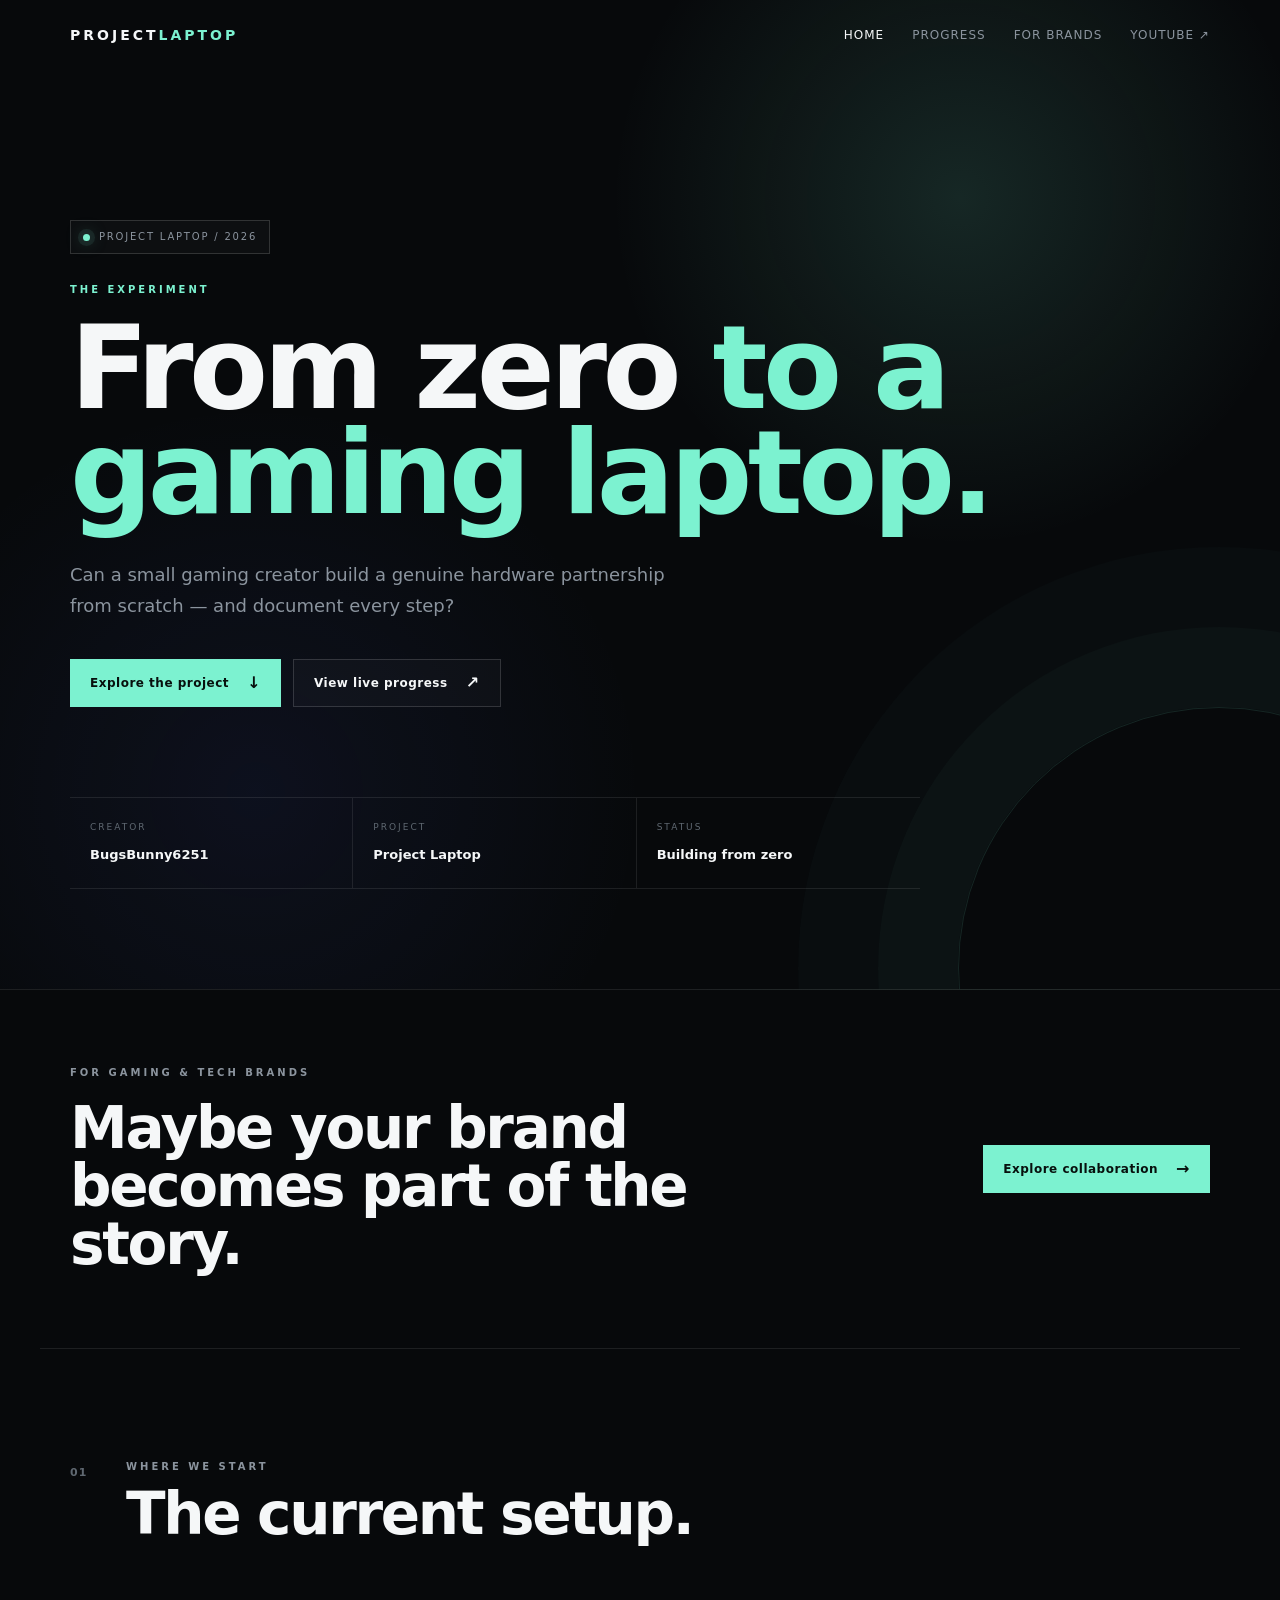
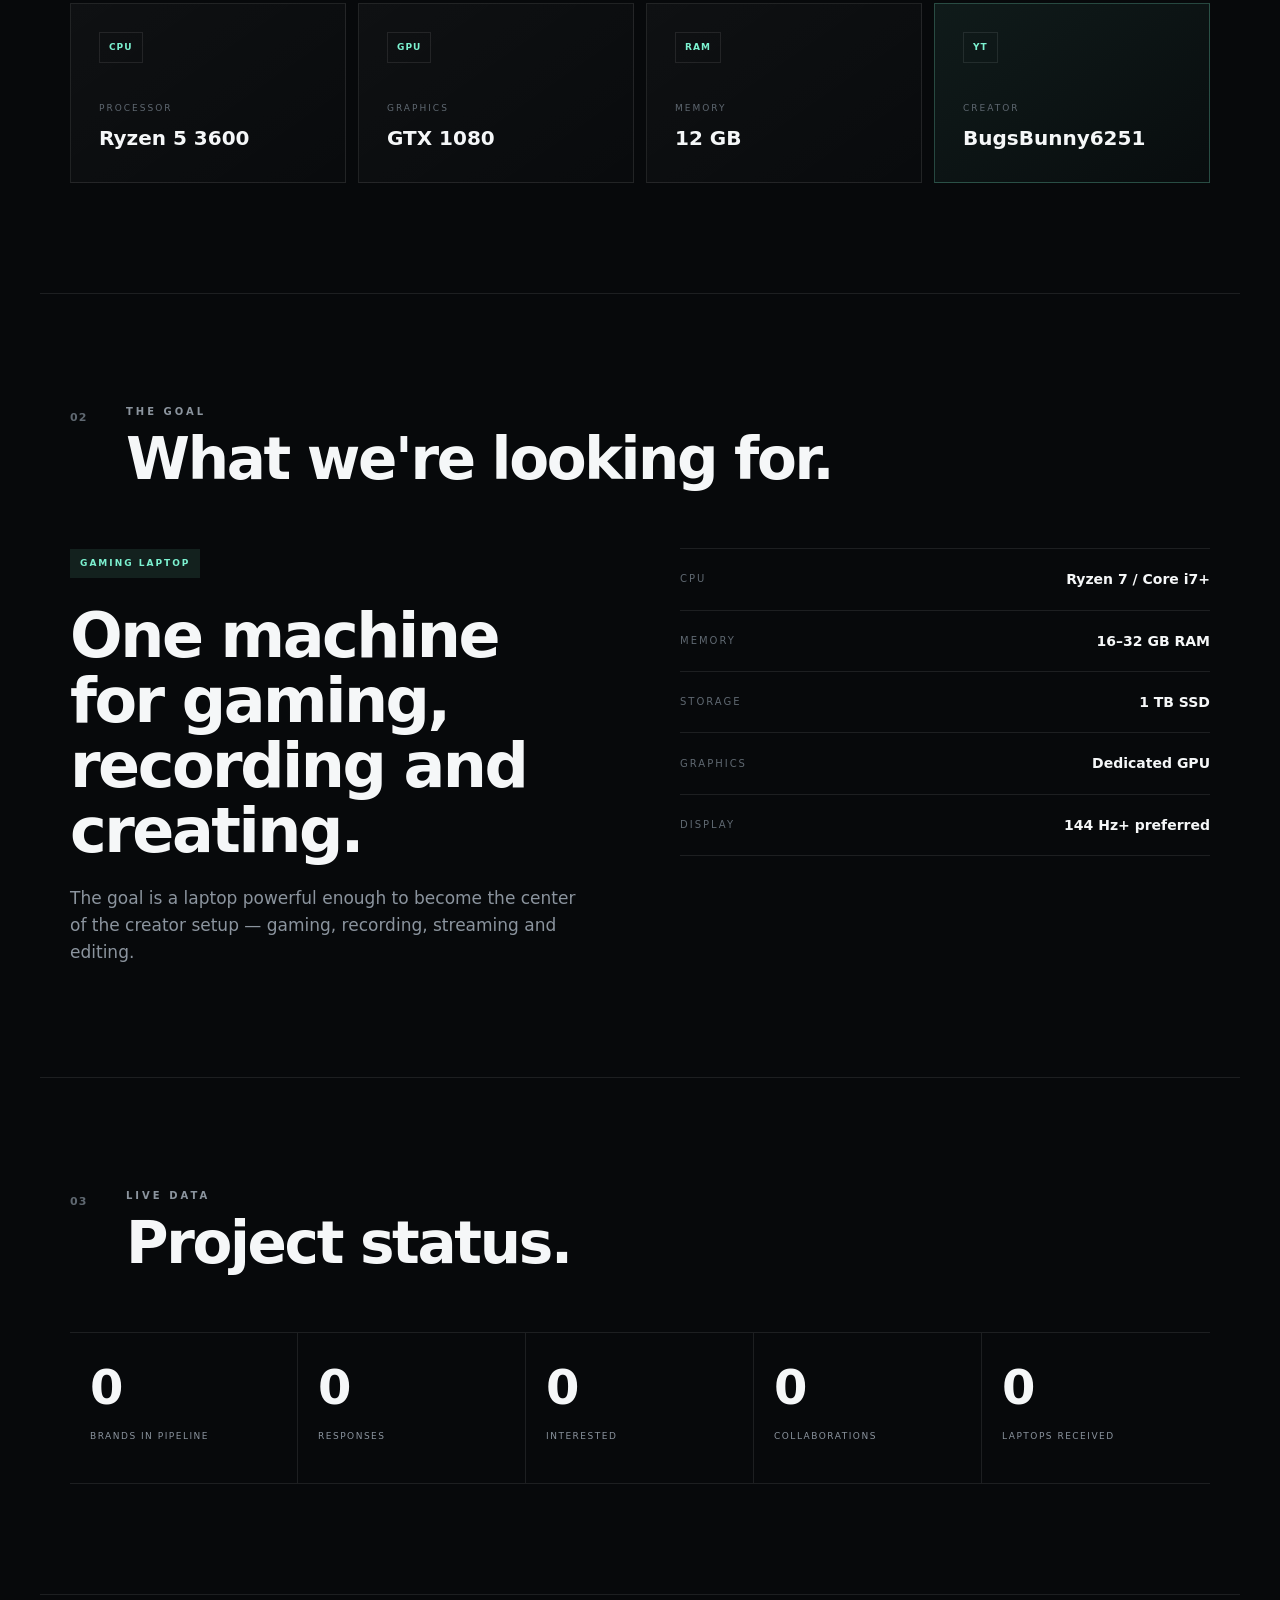
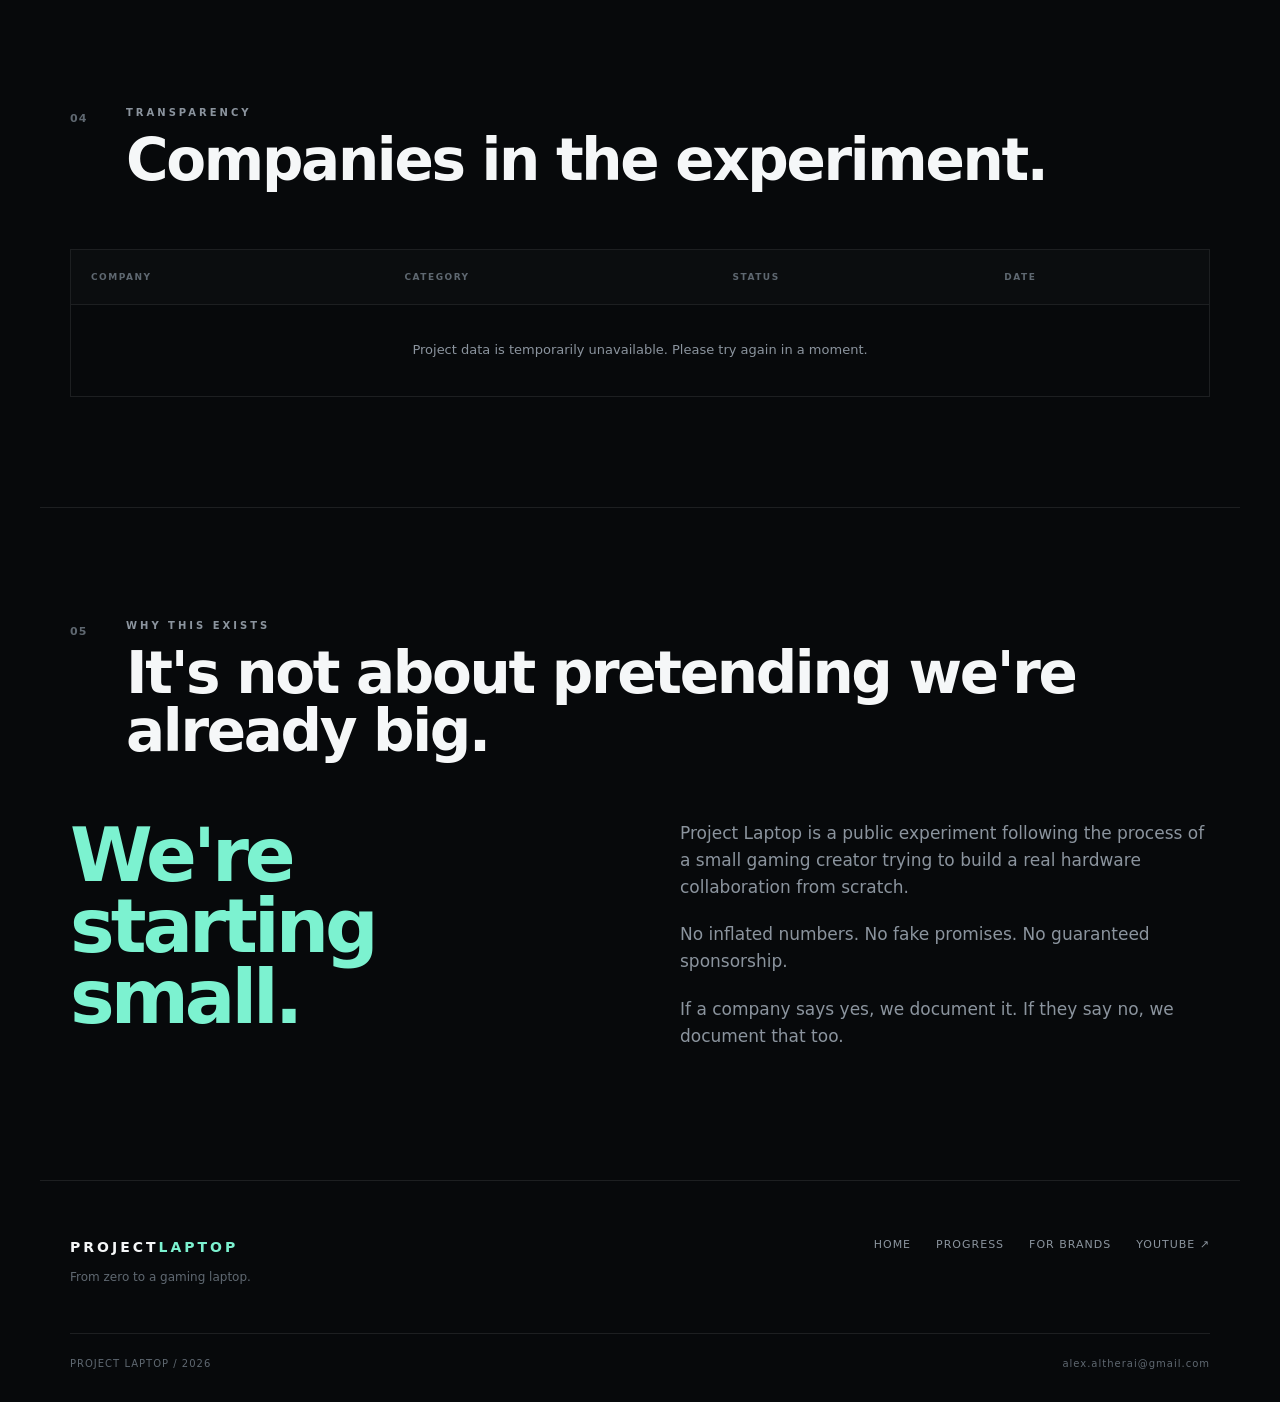
<file: index.html>
<!DOCTYPE html>
<html lang="en">

<head>

    <meta charset="UTF-8">

    <meta
        name="viewport"
        content="width=device-width, initial-scale=1.0"
    >

    <title>Project Laptop — From Zero to a Gaming Laptop</title>

    <meta
        name="description"
        content="Project Laptop is a public experiment documenting a small gaming creator's journey toward a genuine hardware collaboration."
    >

    <link rel="stylesheet" href="style.css">

</head>


<body>

    <!-- NAVIGATION -->

    <header class="hero">

        <nav class="navbar">

            <a href="index.html" class="logo">
                PROJECT<span>LAPTOP</span>
            </a>

            <div class="nav-links">

                <a href="index.html" class="active">
                    Home
                </a>

                <a href="progress.html">
                    Progress
                </a>

                <a href="brands.html">
                    For Brands
                </a>

                <a
                    href="https://www.youtube.com/@bugsbunny6251"
                    target="_blank"
                    rel="noopener noreferrer"
                >
                    YouTube ↗
                </a>

            </div>

        </nav>


        <!-- HERO -->

        <div class="hero-content">

            <div class="hero-badge">
                <span class="pulse"></span>
                PROJECT LAPTOP / 2026
            </div>

            <p class="eyebrow">
                THE EXPERIMENT
            </p>

            <h1>
                From zero
                <span>to a gaming laptop.</span>
            </h1>

            <p class="hero-text">
                Can a small gaming creator build a genuine hardware
                partnership from scratch — and document every step?
            </p>

            <div class="hero-actions">

                <a
                    class="button button-primary"
                    href="#project"
                >
                    Explore the project
                    <span>↓</span>
                </a>

                <a
                    class="button button-secondary"
                    href="progress.html"
                >
                    View live progress
                    <span>↗</span>
                </a>

            </div>

            <div class="hero-meta">

                <div>
                    <span>CREATOR</span>
                    <strong>BugsBunny6251</strong>
                </div>

                <div>
                    <span>PROJECT</span>
                    <strong>Project Laptop</strong>
                </div>

                <div>
                    <span>STATUS</span>
                    <strong>Building from zero</strong>
                </div>

            </div>

        </div>

    </header>


    <!-- BRAND CTA -->

    <section class="brand-banner">

        <div>

            <p class="eyebrow">
                FOR GAMING & TECH BRANDS
            </p>

            <h2>
                Maybe your brand
                becomes part of the story.
            </h2>

        </div>

        <a
            class="button button-primary"
            href="brands.html"
        >
            Explore collaboration
            <span>→</span>
        </a>

    </section>


    <main id="project">


        <!-- CURRENT SETUP -->

        <section class="section">

            <div class="section-title">

                <div class="section-number">
                    01
                </div>

                <div>

                    <p class="eyebrow">
                        WHERE WE START
                    </p>

                    <h2>
                        The current setup.
                    </h2>

                </div>

            </div>


            <div class="setup-grid">

                <div class="setup-card">

                    <span class="setup-icon">
                        CPU
                    </span>

                    <small>
                        PROCESSOR
                    </small>

                    <strong>
                        Ryzen 5 3600
                    </strong>

                </div>


                <div class="setup-card">

                    <span class="setup-icon">
                        GPU
                    </span>

                    <small>
                        GRAPHICS
                    </small>

                    <strong>
                        GTX 1080
                    </strong>

                </div>


                <div class="setup-card">

                    <span class="setup-icon">
                        RAM
                    </span>

                    <small>
                        MEMORY
                    </small>

                    <strong>
                        12 GB
                    </strong>

                </div>


                <div class="setup-card highlight-card">

                    <span class="setup-icon">
                        YT
                    </span>

                    <small>
                        CREATOR
                    </small>

                    <strong>
                        BugsBunny6251
                    </strong>

                </div>

            </div>

        </section>


        <!-- TARGET -->

        <section class="section target-section">

            <div class="section-title">

                <div class="section-number">
                    02
                </div>

                <div>

                    <p class="eyebrow">
                        THE GOAL
                    </p>

                    <h2>
                        What we're looking for.
                    </h2>

                </div>

            </div>


            <div class="target-layout">

                <div class="target-intro">

                    <div class="target-tag">
                        GAMING LAPTOP
                    </div>

                    <h3>
                        One machine for gaming,
                        recording and creating.
                    </h3>

                    <p>
                        The goal is a laptop powerful enough to become
                        the center of the creator setup — gaming,
                        recording, streaming and editing.
                    </p>

                </div>


                <div class="spec-list">

                    <div class="spec-row">

                        <span>
                            CPU
                        </span>

                        <strong>
                            Ryzen 7 / Core i7+
                        </strong>

                    </div>


                    <div class="spec-row">

                        <span>
                            MEMORY
                        </span>

                        <strong>
                            16–32 GB RAM
                        </strong>

                    </div>


                    <div class="spec-row">

                        <span>
                            STORAGE
                        </span>

                        <strong>
                            1 TB SSD
                        </strong>

                    </div>


                    <div class="spec-row">

                        <span>
                            GRAPHICS
                        </span>

                        <strong>
                            Dedicated GPU
                        </strong>

                    </div>


                    <div class="spec-row">

                        <span>
                            DISPLAY
                        </span>

                        <strong>
                            144 Hz+ preferred
                        </strong>

                    </div>

                </div>

            </div>

        </section>


        <!-- LIVE STATUS -->

        <section class="section">

            <div class="section-title">

                <div class="section-number">
                    03
                </div>

                <div>

                    <p class="eyebrow">
                        LIVE DATA
                    </p>

                    <h2>
                        Project status.
                    </h2>

                </div>

            </div>


            <div class="stats">

                <div class="stat">

                    <strong id="brands">
                        0
                    </strong>

                    <span>
                        Brands in pipeline
                    </span>

                </div>


                <div class="stat">

                    <strong id="responses">
                        0
                    </strong>

                    <span>
                        Responses
                    </span>

                </div>


                <div class="stat">

                    <strong id="interested">
                        0
                    </strong>

                    <span>
                        Interested
                    </span>

                </div>


                <div class="stat">

                    <strong id="collaborations">
                        0
                    </strong>

                    <span>
                        Collaborations
                    </span>

                </div>


                <div class="stat">

                    <strong id="laptops">
                        0
                    </strong>

                    <span>
                        Laptops received
                    </span>

                </div>

            </div>

        </section>


        <!-- COMPANIES -->

        <section class="section">

            <div class="section-title">

                <div class="section-number">
                    04
                </div>

                <div>

                    <p class="eyebrow">
                        TRANSPARENCY
                    </p>

                    <h2>
                        Companies in the experiment.
                    </h2>

                </div>

            </div>


            <div class="table-wrapper">

                <table>

                    <thead>

                        <tr>

                            <th>
                                Company
                            </th>

                            <th>
                                Category
                            </th>

                            <th>
                                Status
                            </th>

                            <th>
                                Date
                            </th>

                        </tr>

                    </thead>


                    <tbody id="companies">

                        <tr>

                            <td colspan="4" class="loading">
                                Loading project data...
                            </td>

                        </tr>

                    </tbody>

                </table>

            </div>

        </section>


        <!-- STORY -->

        <section class="section story-section">

            <div class="section-title">

                <div class="section-number">
                    05
                </div>

                <div>

                    <p class="eyebrow">
                        WHY THIS EXISTS
                    </p>

                    <h2>
                        It's not about pretending
                        we're already big.
                    </h2>

                </div>

            </div>


            <div class="story-grid">

                <div>

                    <p class="story-large">
                        We're starting small.
                    </p>

                </div>


                <div class="story-copy">

                    <p>
                        Project Laptop is a public experiment following
                        the process of a small gaming creator trying to
                        build a real hardware collaboration from scratch.
                    </p>

                    <p>
                        No inflated numbers. No fake promises.
                        No guaranteed sponsorship.
                    </p>

                    <p>
                        If a company says yes, we document it.
                        If they say no, we document that too.
                    </p>

                </div>

            </div>

        </section>


    </main>


    <!-- FOOTER -->

    <footer>

        <div class="footer-main">

            <div>

                <div class="logo">
                    PROJECT<span>LAPTOP</span>
                </div>

                <p>
                    From zero to a gaming laptop.
                </p>

            </div>


            <div class="footer-links">

                <a href="index.html">
                    Home
                </a>

                <a href="progress.html">
                    Progress
                </a>

                <a href="brands.html">
                    For Brands
                </a>

                <a
                    href="https://www.youtube.com/@bugsbunny6251"
                    target="_blank"
                    rel="noopener noreferrer"
                >
                    YouTube ↗
                </a>

            </div>

        </div>


        <div class="footer-bottom">

            <span>
                PROJECT LAPTOP / 2026
            </span>

            <a href="mailto:alex.altherai@gmail.com">
                alex.altherai@gmail.com
            </a>

        </div>

    </footer>


        <script src="script.js?v=202608122154"></script>
    


</html>
</file>
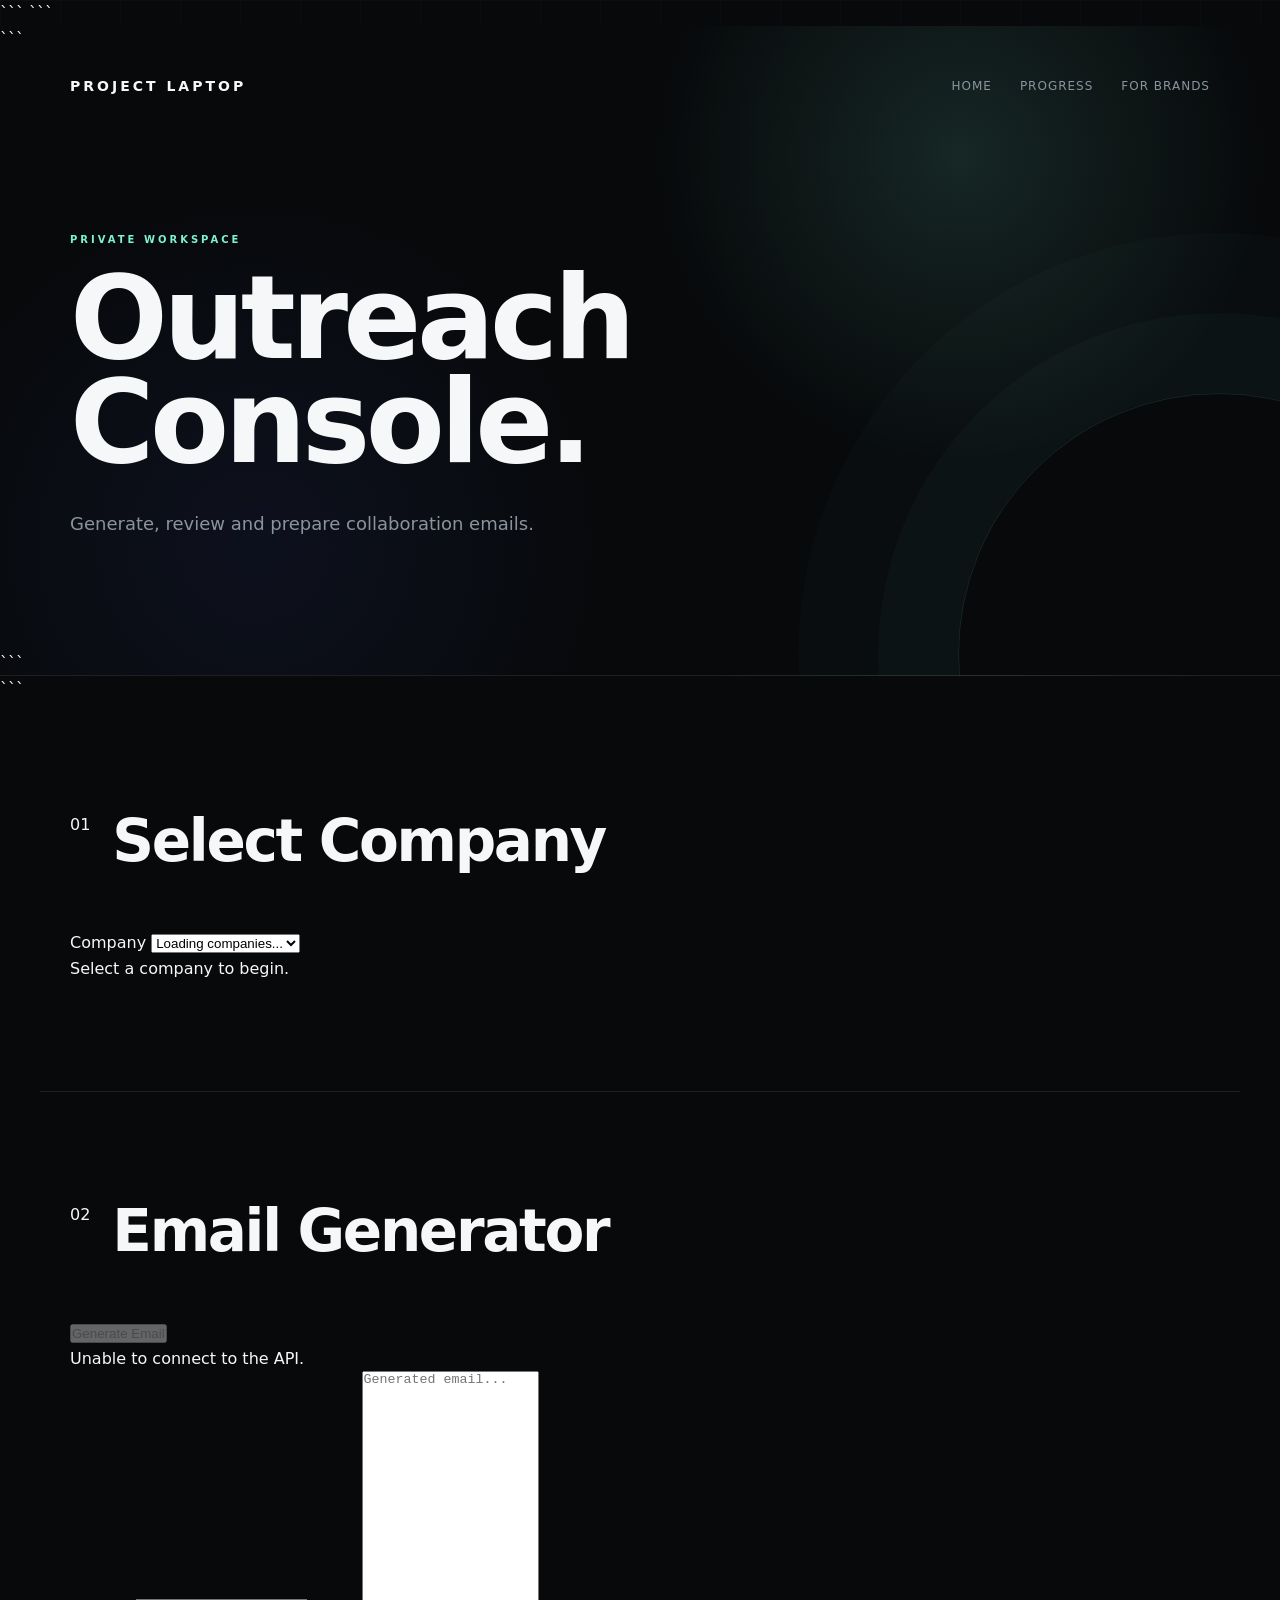
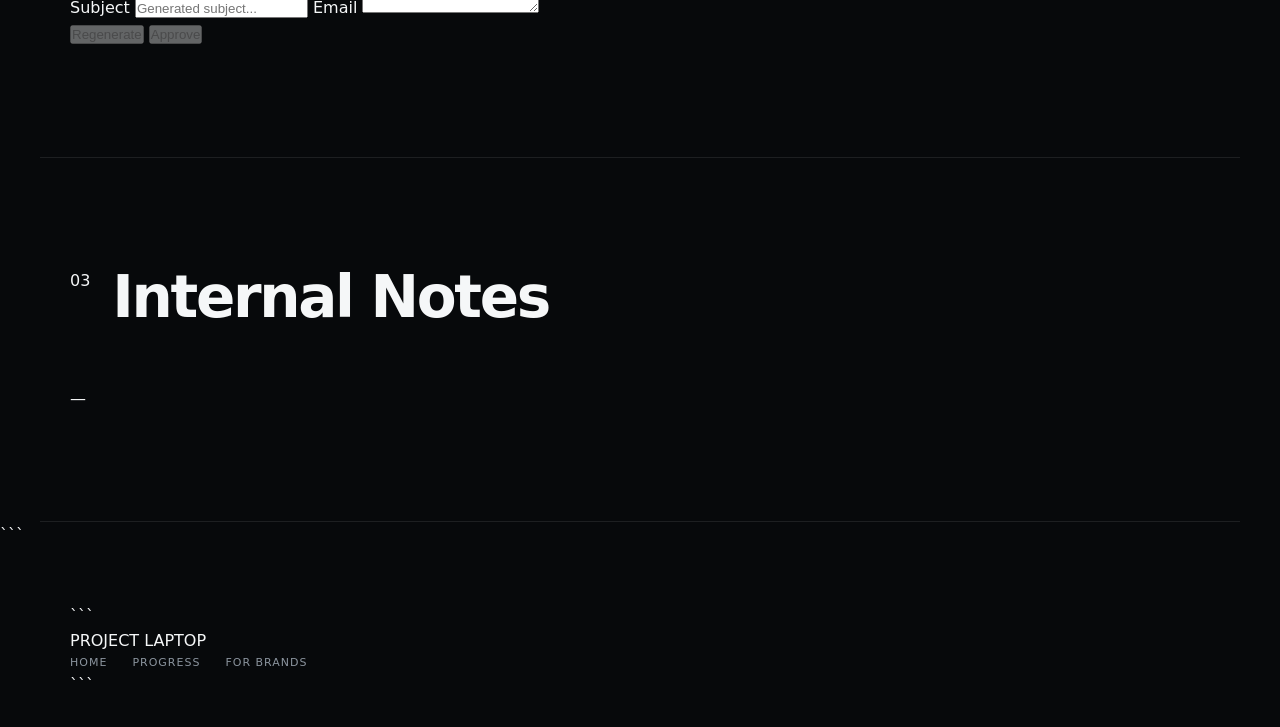
<file: admin.html>
<!DOCTYPE html>

<html lang="en">

<head>

```
<meta charset="UTF-8">

<meta
    name="viewport"
    content="width=device-width, initial-scale=1.0"
>

<title>Admin — Project Laptop</title>

<meta
    name="robots"
    content="noindex, nofollow"
>

<link rel="stylesheet" href="./style.css">
```

</head>

<body>

<header class="page-header">

```
<nav class="navbar">

    <a href="./index.html" class="logo">
        PROJECT LAPTOP
    </a>

    <div class="nav-links">

        <a href="./index.html">
            Home
        </a>

        <a href="./progress.html">
            Progress
        </a>

        <a href="./brands.html">
            For Brands
        </a>

    </div>

</nav>


<div class="page-hero">

    <p class="eyebrow">
        PRIVATE WORKSPACE
    </p>

    <h1>
        Outreach<br>
        Console.
    </h1>

    <p class="hero-text">
        Generate, review and prepare collaboration emails.
    </p>

</div>
```

</header>

<main>

```
<!-- COMPANY SELECTOR -->

<section class="section">

    <div class="section-title">

        <span>01</span>

        <h2>
            Select Company
        </h2>

    </div>


    <div class="admin-panel">

        <label for="companySelect">
            Company
        </label>


        <select id="companySelect">

            <option value="">
                Loading companies...
            </option>

        </select>


        <div
            id="companyInfo"
            class="company-info"
        >

            Select a company to begin.

        </div>

    </div>

</section>



<!-- EMAIL GENERATOR -->

<section class="section">

    <div class="section-title">

        <span>02</span>

        <h2>
            Email Generator
        </h2>

    </div>


    <div class="admin-panel">


        <button
            id="generateButton"
            type="button"
            disabled
        >
            Generate Email
        </button>


        <div
            id="generatorStatus"
            class="generator-status"
        >
        </div>


        <label for="subject">
            Subject
        </label>


        <input
            id="subject"
            type="text"
            placeholder="Generated subject..."
        >


        <label for="emailBody">
            Email
        </label>


        <textarea
            id="emailBody"
            rows="16"
            placeholder="Generated email..."
        ></textarea>


        <div class="admin-actions">

            <button
                id="regenerateButton"
                type="button"
                disabled
            >
                Regenerate
            </button>


            <button
                id="approveButton"
                type="button"
                disabled
            >
                Approve
            </button>

        </div>


    </div>

</section>



<!-- NOTES -->

<section class="section">

    <div class="section-title">

        <span>03</span>

        <h2>
            Internal Notes
        </h2>

    </div>


    <div class="admin-panel">

        <div id="notes">
            —
        </div>

    </div>

</section>
```

</main>

<footer>

```
<p>
    PROJECT LAPTOP
</p>


<div class="footer-links">

    <a href="./index.html">
        Home
    </a>

    <a href="./progress.html">
        Progress
    </a>

    <a href="./brands.html">
        For Brands
    </a>

</div>
```

</footer>

<script>


const API_URL =
    "https://script.google.com/macros/s/AKfycbw3gZNMMj9qeFEXac0_-r8hmn9Te3vsaESGtIxWgH_4dNoDGAL5wCtHAOjmdlBeBOXR/exec";


let companies = [];

let selectedCompany = null;



/*
 * ============================
 * LOAD COMPANIES
 * ============================
 */


function loadCompanies() {

    const callbackName =
        "adminCallback_" +
        Date.now();


    window[callbackName] =
        function(data) {


            try {

                if (!Array.isArray(data)) {

                    throw new Error(
                        "Invalid API response."
                    );

                }


                companies = data;


                populateCompanies();


            } catch (error) {

                console.error(error);

                showGeneratorStatus(
                    "Unable to load companies.",
                    true
                );

            }


            delete window[callbackName];

            if (script.parentNode) {

                script.parentNode.removeChild(
                    script
                );

            }

        };


    const script =
        document.createElement("script");


    script.src =
        API_URL +
        "?callback=" +
        callbackName +
        "&t=" +
        Date.now();


    script.onerror =
        function() {

            showGeneratorStatus(
                "Unable to connect to the API.",
                true
            );

        };


    document.body.appendChild(script);

}



/*
 * ============================
 * POPULATE SELECT
 * ============================
 */


function populateCompanies() {

    const select =
        document.getElementById(
            "companySelect"
        );


    select.innerHTML = "";


    if (companies.length === 0) {

        select.innerHTML = `

            <option value="">
                No companies found
            </option>

        `;

        return;

    }


    const firstOption =
        document.createElement("option");


    firstOption.value = "";

    firstOption.textContent =
        "Choose a company...";


    select.appendChild(
        firstOption
    );


    companies.forEach(
        (company, index) => {

            const option =
                document.createElement("option");


            option.value = index;


            option.textContent =
                company.company +
                " — " +
                company.category;


            select.appendChild(
                option
            );

        }
    );

}



/*
 * ============================
 * COMPANY SELECTION
 * ============================
 */


document
    .getElementById("companySelect")
    .addEventListener(
        "change",
        function() {


            const index =
                this.value;


            if (index === "") {

                selectedCompany = null;

                resetGenerator();

                return;

            }


            selectedCompany =
                companies[
                    Number(index)
                ];


            showCompanyInfo();


            document
                .getElementById(
                    "generateButton"
                )
                .disabled = false;


            document
                .getElementById(
                    "regenerateButton"
                )
                .disabled = true;


            document
                .getElementById(
                    "approveButton"
                )
                .disabled = true;

        }
    );



/*
 * ============================
 * SHOW COMPANY INFO
 * ============================
 */


function showCompanyInfo() {

    const info =
        document.getElementById(
            "companyInfo"
        );


    info.innerHTML = `

        <strong>
            ${escapeHTML(
                selectedCompany.company || "—"
            )}
        </strong>

        <br>

        Category:
        ${escapeHTML(
            selectedCompany.category || "—"
        )}

        <br>

        Country:
        ${escapeHTML(
            selectedCompany.country || "—"
        )}

        <br>

        Priority:
        ${escapeHTML(
            selectedCompany.priority || "—"
        )}

        <br>

        Status:
        ${escapeHTML(
            selectedCompany.status || "—"
        )}

        <br>

        Contact:
        ${escapeHTML(
            selectedCompany.contact || "—"
        )}

        <br>

        Email:
        ${escapeHTML(
            selectedCompany.email || "—"
        )}

    `;


    document.getElementById(
        "notes"
    ).textContent =
        selectedCompany.notes || "—";

}



/*
 * ============================
 * GENERATE EMAIL
 * ============================
 */


function generateEmail() {

    if (!selectedCompany) {

        return;

    }


    const company =
        selectedCompany.company || "the team";


    const category =
        selectedCompany.category ||
        "gaming";


    const country =
        selectedCompany.country ||
        "Global";


    const website =
        selectedCompany.website ||
        "";


    const subject =
        `Collaboration Request — Project Laptop × ${company}`;


    const body =

`Hello ${company} team,

My name is Alex, and I am currently documenting a small independent gaming project called Project Laptop.

The goal is simple: I am exploring whether a small gaming creator can build a genuine collaboration with a hardware brand while publicly documenting the entire process.

My current setup is focused on gaming and content creation, and I am looking to eventually upgrade to a laptop capable of handling modern gaming, recording/streaming and video production.

I would love to explore whether ${company} would be interested in being part of this experiment.

There is no expectation of a guaranteed collaboration. I would simply appreciate the opportunity to discuss whether there is a suitable way for us to work together.

Project website:
https://altherai.github.io/project-laptop/

YouTube:
https://www.youtube.com/@bugsbunny6251

Thank you for your time and consideration.

Best regards,
Alex
Project Laptop
alex.altherai@gmail.com`;


    document.getElementById(
        "subject"
    ).value = subject;


    document.getElementById(
        "emailBody"
    ).value = body;


    document.getElementById(
        "regenerateButton"
    ).disabled = false;


    document.getElementById(
        "approveButton"
    ).disabled = false;


    showGeneratorStatus(
        "Email generated. Review it before approving.",
        false
    );

}



/*
 * ============================
 * BUTTONS
 * ============================
 */


document
    .getElementById(
        "generateButton"
    )
    .addEventListener(
        "click",
        generateEmail
    );


document
    .getElementById(
        "regenerateButton"
    )
    .addEventListener(
        "click",
        generateEmail
    );


document
    .getElementById(
        "approveButton"
    )
    .addEventListener(
        "click",
        function() {

            showGeneratorStatus(
                "Approval system will be connected to Apps Script next.",
                false
            );

        }
    );



/*
 * ============================
 * RESET
 * ============================
 */


function resetGenerator() {

    document.getElementById(
        "companyInfo"
    ).textContent =
        "Select a company to begin.";


    document.getElementById(
        "subject"
    ).value = "";


    document.getElementById(
        "emailBody"
    ).value = "";


    document.getElementById(
        "notes"
    ).textContent = "—";


    document.getElementById(
        "generateButton"
    ).disabled = true;


    document.getElementById(
        "regenerateButton"
    ).disabled = true;


    document.getElementById(
        "approveButton"
    ).disabled = true;


    showGeneratorStatus(
        "",
        false
    );

}



/*
 * ============================
 * STATUS
 * ============================
 */


function showGeneratorStatus(
    message,
    error
) {

    const element =
        document.getElementById(
            "generatorStatus"
        );


    element.textContent =
        message;


    element.classList.toggle(
        "error",
        Boolean(error)
    );

}



/*
 * ============================
 * ESCAPE HTML
 * ============================
 */


function escapeHTML(value) {

    return String(value)

        .replace(
            /&/g,
            "&amp;"
        )

        .replace(
            /</g,
            "&lt;"
        )

        .replace(
            />/g,
            "&gt;"
        )

        .replace(
            /"/g,
            "&quot;"
        )

        .replace(
            /'/g,
            "&#039;"
        );

}



/*
 * START
 */


loadCompanies();


</script>

</body>

</html>
</file>
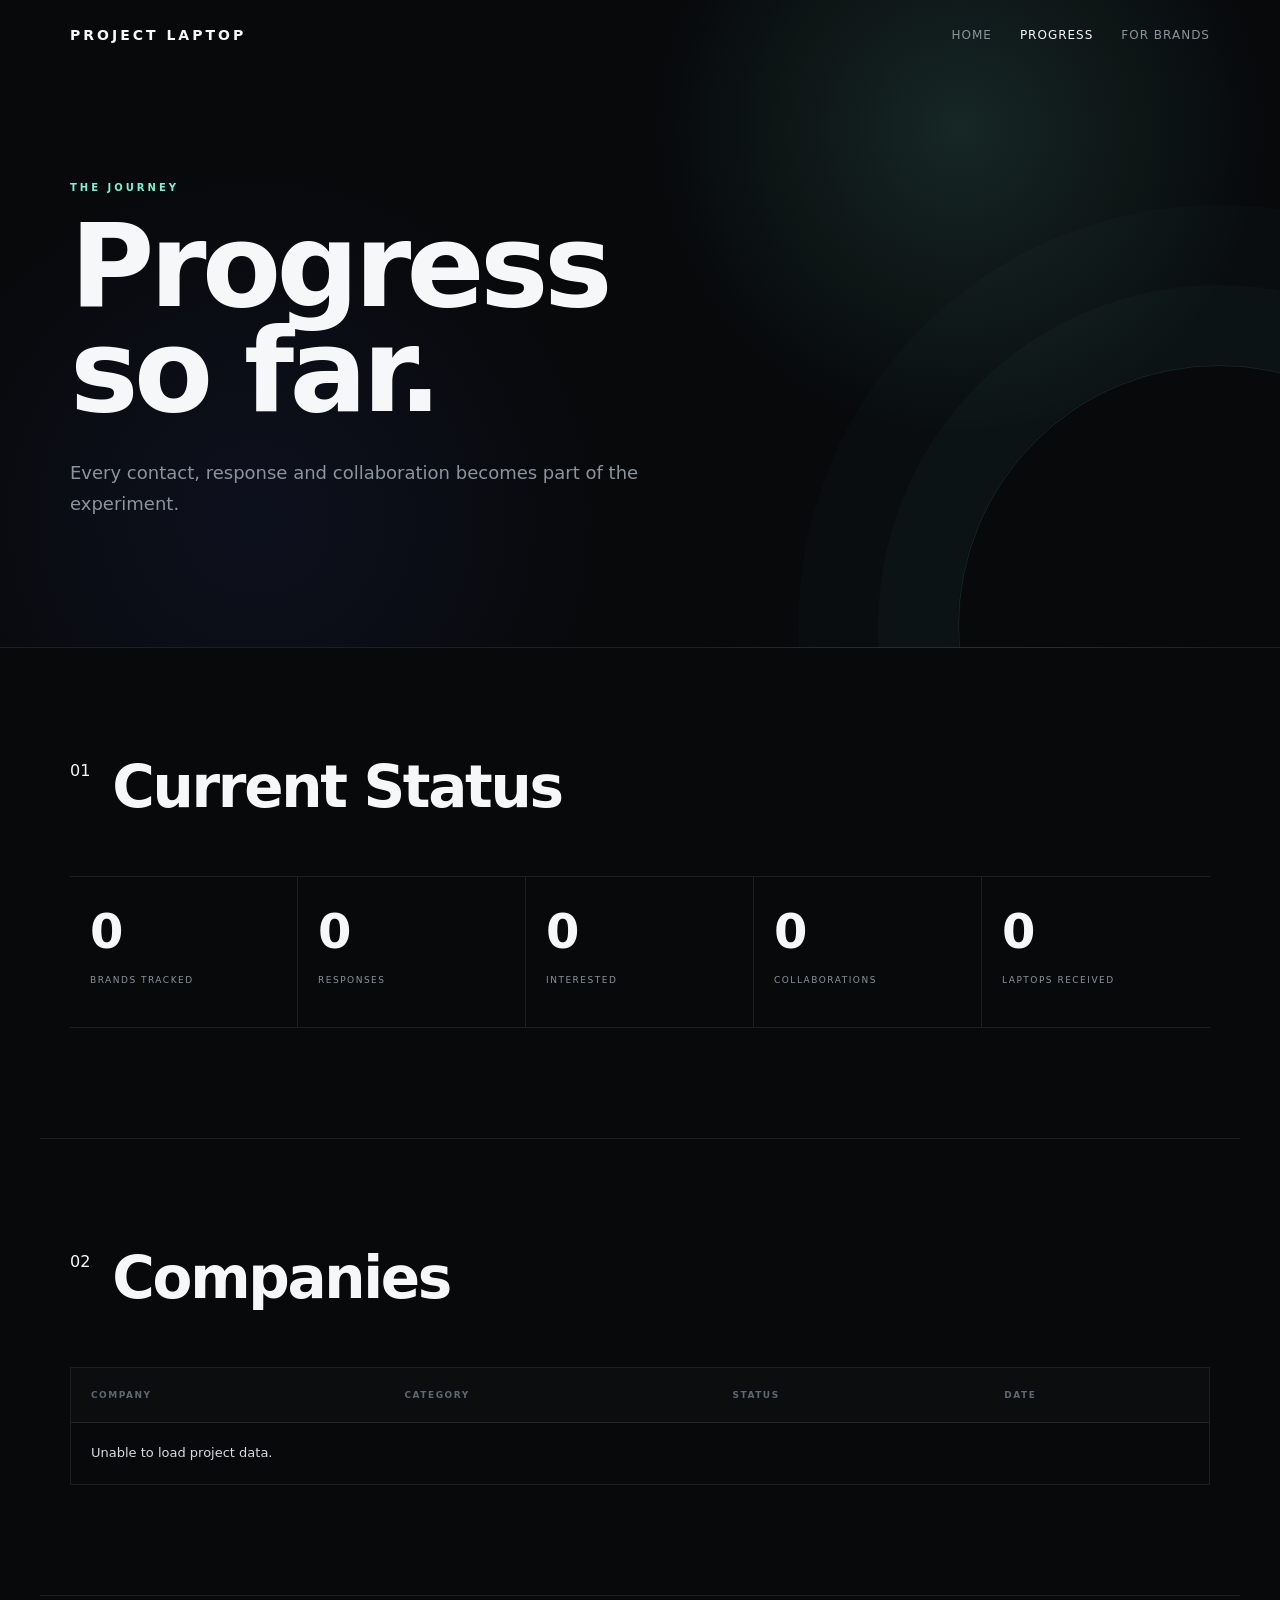
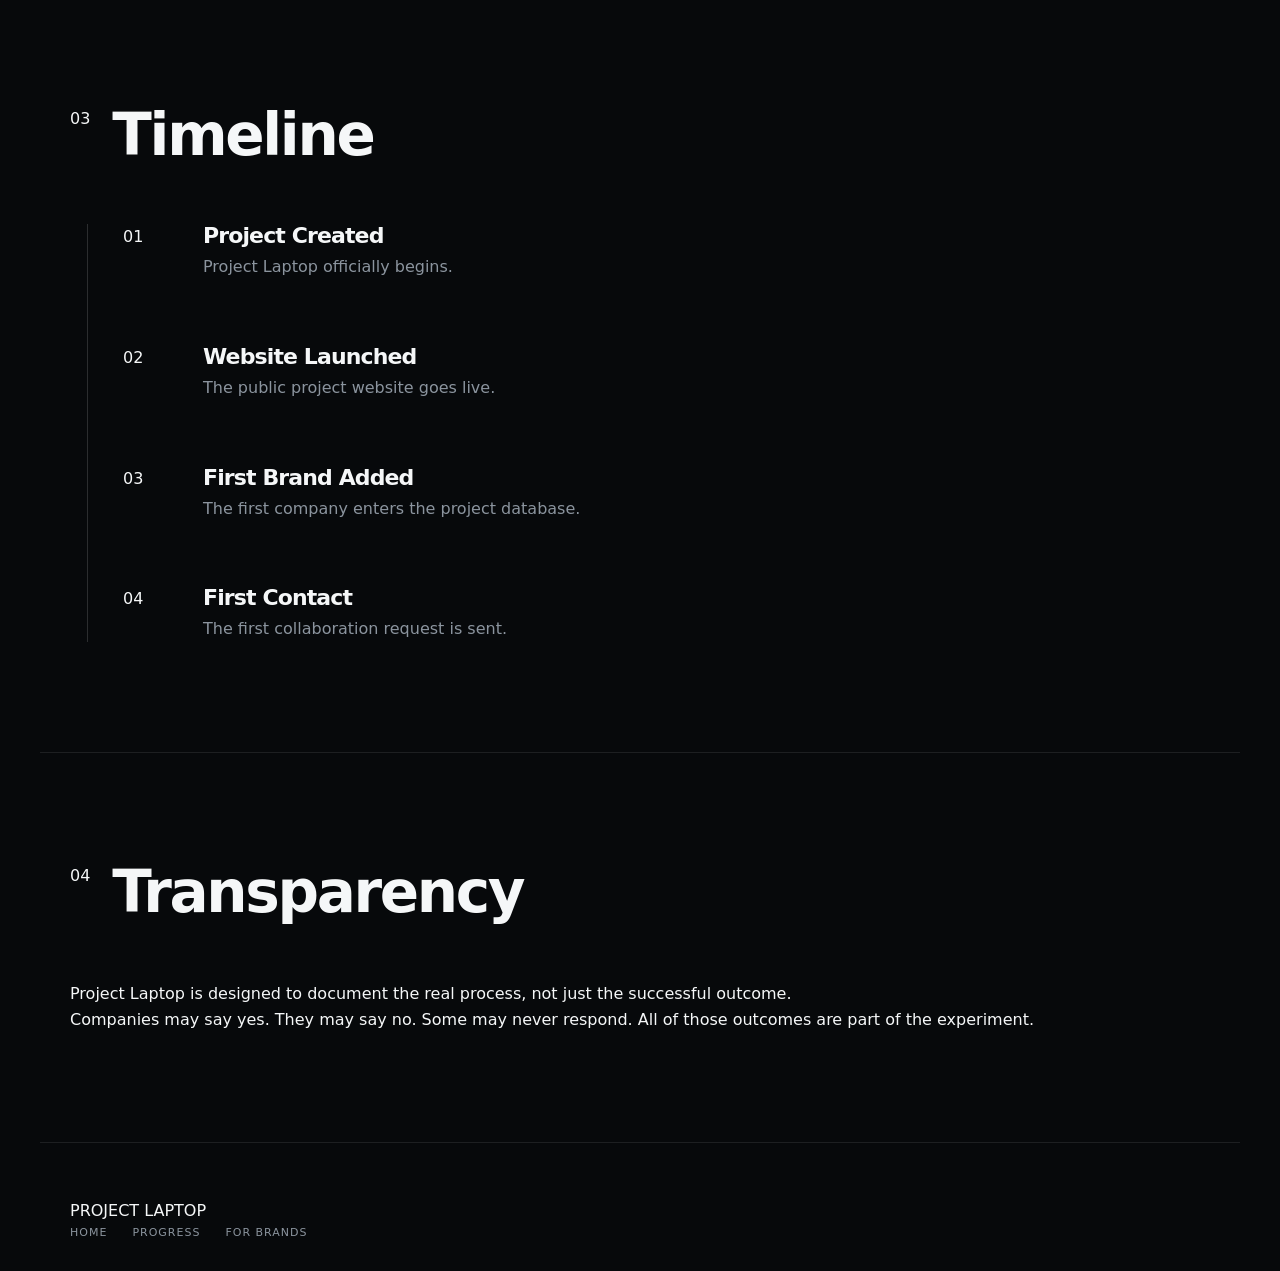
<file: progress.html>
<!DOCTYPE html>
<html lang="en">

<head>

    <meta charset="UTF-8">

    <meta
        name="viewport"
        content="width=device-width, initial-scale=1.0"
    >

    <title>Progress — Project Laptop</title>

    <meta
        name="description"
        content="Follow the progress of Project Laptop."
    >

    <link rel="stylesheet" href="./style.css">

</head>


<body>


<header class="page-header">

    <nav class="navbar">

        <a href="./index.html" class="logo">
            PROJECT LAPTOP
        </a>

        <div class="nav-links">

            <a href="./index.html">
                Home
            </a>

            <a href="./progress.html" class="active">
                Progress
            </a>

            <a href="./brands.html">
                For Brands
            </a>

        </div>

    </nav>


    <div class="page-hero">

        <p class="eyebrow">
            THE JOURNEY
        </p>

        <h1>
            Progress<br>
            so far.
        </h1>

        <p class="hero-text">
            Every contact, response and collaboration becomes
            part of the experiment.
        </p>

    </div>

</header>



<main>


    <!-- CURRENT STATUS -->

    <section class="section">

        <div class="section-title">

            <span>01</span>

            <h2>
                Current Status
            </h2>

        </div>


        <div class="stats">


            <div class="stat">

                <strong id="tracked">
                    0
                </strong>

                <span>
                    Brands Tracked
                </span>

            </div>


            <div class="stat">

                <strong id="responses">
                    0
                </strong>

                <span>
                    Responses
                </span>

            </div>


            <div class="stat">

                <strong id="interested">
                    0
                </strong>

                <span>
                    Interested
                </span>

            </div>


            <div class="stat">

                <strong id="collaborations">
                    0
                </strong>

                <span>
                    Collaborations
                </span>

            </div>


            <div class="stat">

                <strong id="laptops">
                    0
                </strong>

                <span>
                    Laptops Received
                </span>

            </div>


        </div>

    </section>



    <!-- COMPANIES -->

    <section class="section">

        <div class="section-title">

            <span>02</span>

            <h2>
                Companies
            </h2>

        </div>


        <div class="table-wrapper">

            <table>

                <thead>

                    <tr>

                        <th>
                            Company
                        </th>

                        <th>
                            Category
                        </th>

                        <th>
                            Status
                        </th>

                        <th>
                            Date
                        </th>

                    </tr>

                </thead>


                <tbody id="companies">

                    <tr>

                        <td colspan="4">
                            Loading companies...
                        </td>

                    </tr>

                </tbody>

            </table>

        </div>

    </section>



    <!-- TIMELINE -->

    <section class="section">

        <div class="section-title">

            <span>03</span>

            <h2>
                Timeline
            </h2>

        </div>


        <div class="timeline">


            <div class="timeline-item">

                <span>
                    01
                </span>

                <div>

                    <h3>
                        Project Created
                    </h3>

                    <p>
                        Project Laptop officially begins.
                    </p>

                </div>

            </div>


            <div class="timeline-item">

                <span>
                    02
                </span>

                <div>

                    <h3>
                        Website Launched
                    </h3>

                    <p>
                        The public project website goes live.
                    </p>

                </div>

            </div>


            <div class="timeline-item">

                <span>
                    03
                </span>

                <div>

                    <h3>
                        First Brand Added
                    </h3>

                    <p>
                        The first company enters the project database.
                    </p>

                </div>

            </div>


            <div class="timeline-item">

                <span>
                    04
                </span>

                <div>

                    <h3>
                        First Contact
                    </h3>

                    <p>
                        The first collaboration request is sent.
                    </p>

                </div>

            </div>


        </div>

    </section>



    <!-- TRANSPARENCY -->

    <section class="section about">

        <div class="section-title">

            <span>
                04
            </span>

            <h2>
                Transparency
            </h2>

        </div>


        <p>
            Project Laptop is designed to document the real process,
            not just the successful outcome.
        </p>


        <p>
            Companies may say yes. They may say no. Some may never
            respond. All of those outcomes are part of the experiment.
        </p>

    </section>


</main>



<footer>

    <p>
        PROJECT LAPTOP
    </p>


    <div class="footer-links">

        <a href="./index.html">
            Home
        </a>

        <a href="./progress.html">
            Progress
        </a>

        <a href="./brands.html">
            For Brands
        </a>

    </div>

</footer>



<script>

const API_URL =
    "https://script.google.com/macros/s/AKfycbw3gZNMMj9qeFEXac0_-r8hmn9Te3vsaESGtIxWgH_4dNoDGAL5wCtHAOjmdlBeBOXR/exec";


let requestFinished = false;



function loadProgress() {

    const callbackName =
        "projectLaptopCallback_" +
        Date.now();


    window[callbackName] = function(data) {

        requestFinished = true;


        try {

            if (!Array.isArray(data)) {

                throw new Error(
                    "API did not return an array."
                );

            }


            updateDashboard(data);


        } catch (error) {

            console.error(error);

            showError();

        }


        delete window[callbackName];

        if (script.parentNode) {
            script.parentNode.removeChild(script);
        }

    };


    const script =
        document.createElement("script");


    script.src =
        API_URL +
        "?callback=" +
        callbackName +
        "&t=" +
        Date.now();


    script.onerror = function() {

        requestFinished = true;

        console.error(
            "Unable to connect to Project Laptop API."
        );

        showError();

    };


    document.body.appendChild(script);


    setTimeout(function() {

        if (!requestFinished) {

            console.error(
                "API request timed out."
            );

            showError();

        }

    }, 10000);

}



function updateDashboard(data) {


    /*
     * ============================
     * STATISTICS
     * ============================
     */


    const tracked =
        data.length;


    const contacted =
        data.filter(company => {

            const status =
                String(
                    company.status || ""
                ).toUpperCase();

            return [
                "SENT",
                "FOLLOW_UP",
                "REPLIED",
                "INTERESTED",
                "COLLABORATION",
                "LAPTOP_RECEIVED",
                "CLOSED"
            ].includes(status);

        }).length;


    const responses =
        data.filter(company => {

            const status =
                String(
                    company.status || ""
                ).toUpperCase();

            return [
                "REPLIED",
                "INTERESTED",
                "COLLABORATION",
                "LAPTOP_RECEIVED"
            ].includes(status);

        }).length;


    const interested =
        data.filter(company => {

            return String(
                company.status || ""
            ).toUpperCase()
            === "INTERESTED";

        }).length;


    const collaborations =
        data.filter(company => {

            return String(
                company.status || ""
            ).toUpperCase()
            === "COLLABORATION";

        }).length;


    const laptops =
        data.filter(company => {

            return String(
                company.status || ""
            ).toUpperCase()
            === "LAPTOP_RECEIVED";

        }).length;



    /*
     * ============================
     * UPDATE STATS
     * ============================
     */


    document.getElementById(
        "tracked"
    ).textContent = tracked;


    document.getElementById(
        "responses"
    ).textContent = responses;


    document.getElementById(
        "interested"
    ).textContent = interested;


    document.getElementById(
        "collaborations"
    ).textContent = collaborations;


    document.getElementById(
        "laptops"
    ).textContent = laptops;



    /*
     * ============================
     * COMPANY TABLE
     * ============================
     */


    const table =
        document.getElementById(
            "companies"
        );


    table.innerHTML = "";


    if (data.length === 0) {

        table.innerHTML = `

            <tr>

                <td colspan="4">
                    No companies added yet.
                </td>

            </tr>

        `;

        return;

    }


    data.forEach(company => {


        const row =
            document.createElement("tr");


        const name =
            company.company || "—";


        const category =
            company.category || "—";


        const status =
            company.status || "—";


        const date =
            company.dateAdded || "—";


        row.innerHTML = `

            <td>
                ${escapeHTML(name)}
            </td>

            <td>
                ${escapeHTML(category)}
            </td>

            <td>
                ${escapeHTML(status)}
            </td>

            <td>
                ${escapeHTML(date)}
            </td>

        `;


        table.appendChild(row);

    });

}



function showError() {

    document.getElementById(
        "companies"
    ).innerHTML = `

        <tr>

            <td colspan="4">
                Unable to load project data.
            </td>

        </tr>

    `;

}



function escapeHTML(value) {

    return String(value)

        .replace(/&/g, "&amp;")

        .replace(/</g, "&lt;")

        .replace(/>/g, "&gt;")

        .replace(/"/g, "&quot;")

        .replace(/'/g, "&#039;");

}



loadProgress();

</script>


</body>

</html>
</file>
<file: style.css>
/* =========================================
   PROJECT LAPTOP
   V2 DESIGN SYSTEM
========================================= */

:root {
    --bg: #07090b;
    --bg-soft: #0c0f12;
    --panel: #101419;
    --panel-hover: #14191f;

    --line: rgba(255, 255, 255, 0.09);
    --line-strong: rgba(255, 255, 255, 0.15);

    --text: #f5f7f8;
    --muted: #8b949e;
    --dim: #5f6871;

    --accent: #7cf2d0;
    --accent-soft: rgba(124, 242, 208, 0.10);

    --max: 1200px;
}


/* =========================================
   RESET
========================================= */

* {
    margin: 0;
    padding: 0;
    box-sizing: border-box;
}


html {
    scroll-behavior: smooth;
}


body {
    font-family:
        Inter,
        ui-sans-serif,
        system-ui,
        -apple-system,
        BlinkMacSystemFont,
        "Segoe UI",
        sans-serif;

    background: var(--bg);
    color: var(--text);

    line-height: 1.6;

    overflow-x: hidden;
}


body::before {
    content: "";

    position: fixed;

    inset: 0;

    pointer-events: none;

    background:
        linear-gradient(
            rgba(255,255,255,0.018) 1px,
            transparent 1px
        ),
        linear-gradient(
            90deg,
            rgba(255,255,255,0.018) 1px,
            transparent 1px
        );

    background-size: 60px 60px;

    mask-image:
        linear-gradient(
            to bottom,
            black,
            transparent 70%
        );

    z-index: -1;
}


a {
    color: inherit;
    text-decoration: none;
}


button,
a {
    -webkit-tap-highlight-color: transparent;
}


/* =========================================
   TYPOGRAPHY
========================================= */

h1,
h2,
h3,
p {
    margin: 0;
}


h1,
h2,
h3 {
    letter-spacing: -0.04em;
}


h1 {
    font-size: clamp(58px, 9vw, 122px);
    line-height: 0.91;
    font-weight: 800;
}


h1 span,
h2 span {
    color: var(--accent);
}


h2 {
    font-size: clamp(34px, 5vw, 58px);
    line-height: 1;
}


h3 {
    line-height: 1.05;
}


/* =========================================
   NAVBAR
========================================= */

.navbar {
    width: min(100%, var(--max));

    margin: auto;

    padding: 24px 30px;

    display: flex;

    align-items: center;

    justify-content: space-between;

    gap: 30px;

    position: relative;

    z-index: 10;
}


.logo {
    font-size: 14px;
    font-weight: 900;

    letter-spacing: 3px;

    white-space: nowrap;
}


.logo span {
    color: var(--accent);
}


.nav-links {
    display: flex;

    align-items: center;

    gap: 28px;
}


.nav-links a {
    color: var(--muted);

    font-size: 12px;

    text-transform: uppercase;

    letter-spacing: 1px;

    transition:
        color 0.2s ease,
        transform 0.2s ease;
}


.nav-links a:hover,
.nav-links a.active {
    color: var(--text);
}


.nav-links a:hover {
    transform: translateY(-1px);
}


/* =========================================
   HERO
========================================= */

.hero,
.page-header {
    position: relative;

    min-height: 100vh;

    overflow: hidden;

    border-bottom: 1px solid var(--line);

    background:
        radial-gradient(
            circle at 75% 20%,
            rgba(124, 242, 208, 0.13),
            transparent 28%
        ),
        radial-gradient(
            circle at 20% 80%,
            rgba(85, 110, 255, 0.08),
            transparent 30%
        ),
        var(--bg);
}


.hero::after,
.page-header::after {
    content: "";

    position: absolute;

    width: 520px;
    height: 520px;

    right: -200px;
    bottom: -240px;

    border: 1px solid rgba(124, 242, 208, 0.12);

    border-radius: 50%;

    box-shadow:
        0 0 0 80px rgba(124, 242, 208, 0.025),
        0 0 0 160px rgba(124, 242, 208, 0.015);

    pointer-events: none;
}


.hero-content,
.page-hero {
    width: min(100%, var(--max));

    margin: auto;

    padding:
        150px 30px
        100px;

    position: relative;

    z-index: 2;
}


.page-header {
    min-height: 72vh;
}


.page-hero {
    padding-top: 110px;
    padding-bottom: 110px;
}


.hero-badge {
    display: inline-flex;

    align-items: center;

    gap: 9px;

    padding: 8px 12px;

    border: 1px solid var(--line-strong);

    background: rgba(255,255,255,0.025);

    color: var(--muted);

    font-size: 10px;

    letter-spacing: 1.8px;

    text-transform: uppercase;

    margin-bottom: 28px;
}


.pulse {
    width: 7px;
    height: 7px;

    border-radius: 50%;

    background: var(--accent);

    box-shadow:
        0 0 0 5px rgba(124,242,208,0.08),
        0 0 16px rgba(124,242,208,0.5);
}


.eyebrow {
    margin-bottom: 18px;

    color: var(--muted);

    font-size: 10px;

    font-weight: 700;

    letter-spacing: 3px;

    text-transform: uppercase;
}


.hero-content .eyebrow,
.page-hero .eyebrow {
    color: var(--accent);
}


.hero-text {
    max-width: 620px;

    margin-top: 34px;

    color: var(--muted);

    font-size: 18px;

    line-height: 1.7;
}


.hero-actions {
    display: flex;

    align-items: center;

    gap: 12px;

    flex-wrap: wrap;

    margin-top: 38px;
}


/* =========================================
   BUTTONS
========================================= */

.button {
    display: inline-flex;

    align-items: center;

    justify-content: center;

    gap: 18px;

    min-height: 48px;

    padding: 0 20px;

    font-size: 12px;

    font-weight: 800;

    letter-spacing: 0.5px;

    transition:
        transform 0.2s ease,
        background 0.2s ease,
        border-color 0.2s ease;
}


.button span {
    font-size: 16px;
}


.button:hover {
    transform: translateY(-2px);
}


.button-primary {
    background: var(--accent);

    color: #07100d;
}


.button-primary:hover {
    background: #a1ffe6;
}


.button-secondary {
    border: 1px solid var(--line-strong);

    background: rgba(255,255,255,0.02);

    color: var(--text);
}


.button-secondary:hover {
    background: rgba(255,255,255,0.06);
}


/* =========================================
   HERO META
========================================= */

.hero-meta {
    display: grid;

    grid-template-columns:
        repeat(3, minmax(0, 1fr));

    max-width: 850px;

    margin-top: 90px;

    border-top: 1px solid var(--line);

    border-bottom: 1px solid var(--line);
}


.hero-meta div {
    padding: 22px 20px;

    border-right: 1px solid var(--line);
}


.hero-meta div:last-child {
    border-right: none;
}


.hero-meta span {
    display: block;

    margin-bottom: 6px;

    color: var(--dim);

    font-size: 9px;

    letter-spacing: 2px;

    text-transform: uppercase;
}


.hero-meta strong {
    font-size: 13px;

    font-weight: 600;
}


/* =========================================
   BRAND BANNER
========================================= */

.brand-banner {
    width: min(100%, var(--max));

    margin: auto;

    padding: 75px 30px;

    display: flex;

    align-items: center;

    justify-content: space-between;

    gap: 50px;

    border-bottom: 1px solid var(--line);
}


.brand-banner h2 {
    max-width: 750px;
}


/* =========================================
   SECTIONS
========================================= */

.section {
    width: min(100%, var(--max));

    margin: auto;

    padding:
        110px 30px;

    border-bottom: 1px solid var(--line);
}


.section-title {
    display: flex;

    align-items: flex-start;

    gap: 22px;

    margin-bottom: 60px;
}


.section-number {
    min-width: 34px;

    padding-top: 5px;

    color: var(--dim);

    font-size: 11px;

    font-weight: 700;

    letter-spacing: 1px;
}


.section-title .eyebrow {
    margin-bottom: 10px;
}


/* =========================================
   SETUP
========================================= */

.setup-grid {
    display: grid;

    grid-template-columns:
        repeat(4, 1fr);

    gap: 12px;
}


.setup-card {
    min-height: 180px;

    padding: 28px;

    display: flex;

    flex-direction: column;

    justify-content: flex-end;

    border: 1px solid var(--line);

    background:
        linear-gradient(
            145deg,
            rgba(255,255,255,0.035),
            rgba(255,255,255,0.01)
        );

    transition:
        border-color 0.2s ease,
        background 0.2s ease,
        transform 0.2s ease;
}


.setup-card:hover {
    transform: translateY(-4px);

    border-color: var(--line-strong);

    background: var(--panel-hover);
}


.setup-icon {
    align-self: flex-start;

    margin-bottom: auto;

    padding: 7px 9px;

    border: 1px solid var(--line);

    color: var(--accent);

    font-size: 9px;

    font-weight: 800;

    letter-spacing: 1px;
}


.setup-card small {
    margin-bottom: 7px;

    color: var(--dim);

    font-size: 9px;

    letter-spacing: 2px;
}


.setup-card strong {
    font-size: 20px;

    font-weight: 700;
}


.highlight-card {
    border-color:
        rgba(124,242,208,0.25);

    background:
        linear-gradient(
            145deg,
            rgba(124,242,208,0.08),
            rgba(124,242,208,0.02)
        );
}


/* =========================================
   TARGET
========================================= */

.target-layout {
    display: grid;

    grid-template-columns:
        1fr 1fr;

    gap: 80px;
}


.target-intro h3 {
    max-width: 600px;

    margin-bottom: 22px;

    font-size: clamp(34px, 5vw, 62px);
}


.target-intro p {
    max-width: 520px;

    color: var(--muted);

    font-size: 17px;
}


.target-tag {
    display: inline-block;

    margin-bottom: 25px;

    padding: 7px 10px;

    background: var(--accent-soft);

    color: var(--accent);

    font-size: 9px;

    font-weight: 800;

    letter-spacing: 2px;
}


.spec-list {
    border-top: 1px solid var(--line);
}


.spec-row {
    display: flex;

    align-items: center;

    justify-content: space-between;

    gap: 20px;

    padding: 19px 0;

    border-bottom: 1px solid var(--line);
}


.spec-row span {
    color: var(--dim);

    font-size: 10px;

    letter-spacing: 2px;
}


.spec-row strong {
    text-align: right;

    font-size: 14px;

    font-weight: 600;
}


/* =========================================
   STATS
========================================= */

.stats {
    display: grid;

    grid-template-columns:
        repeat(5, 1fr);

    border-top: 1px solid var(--line);

    border-bottom: 1px solid var(--line);
}


.stat {
    min-height: 150px;

    padding: 30px 20px;

    border-right: 1px solid var(--line);
}


.stat:last-child {
    border-right: none;
}


.stat strong {
    display: block;

    margin-bottom: 10px;

    color: var(--text);

    font-size: 48px;

    line-height: 1;

    letter-spacing: -3px;
}


.stat span {
    color: var(--muted);

    font-size: 9px;

    text-transform: uppercase;

    letter-spacing: 1.5px;
}


/* =========================================
   TABLE
========================================= */

.table-wrapper {
    overflow-x: auto;

    border: 1px solid var(--line);
}


table {
    width: 100%;

    min-width: 650px;

    border-collapse: collapse;
}


th,
td {
    padding: 20px;

    text-align: left;

    border-bottom: 1px solid var(--line);
}


th {
    background: rgba(255,255,255,0.02);

    color: var(--dim);

    font-size: 9px;

    font-weight: 700;

    text-transform: uppercase;

    letter-spacing: 1.5px;
}


td {
    color: #d7dce0;

    font-size: 13px;
}


tbody tr:last-child td {
    border-bottom: none;
}


tbody tr:hover {
    background: rgba(255,255,255,0.025);
}


.loading {
    color: var(--muted);

    text-align: center;

    padding: 35px;
}


/* STATUS PILL */

.status-pill {
    display: inline-flex;

    align-items: center;

    gap: 7px;

    padding: 5px 9px;

    border: 1px solid var(--line);

    background: rgba(255,255,255,0.025);

    color: var(--muted);

    font-size: 9px;

    font-weight: 800;

    letter-spacing: 1px;

    text-transform: uppercase;
}


.status-dot {
    width: 5px;
    height: 5px;

    border-radius: 50%;

    background: currentColor;
}


/* =========================================
   STORY
========================================= */

.story-grid {
    display: grid;

    grid-template-columns:
        1fr 1fr;

    gap: 80px;
}


.story-large {
    color: var(--accent);

    font-size: clamp(42px, 6vw, 75px);

    font-weight: 800;

    line-height: 0.95;

    letter-spacing: -4px;
}


.story-copy {
    max-width: 560px;
}


.story-copy p {
    margin-bottom: 20px;

    color: var(--muted);

    font-size: 17px;
}


/* =========================================
   TWO COLUMN
========================================= */

.two-column {
    display: grid;

    grid-template-columns:
        1fr 1fr;

    gap: 80px;
}


.large-heading {
    max-width: 600px;

    font-size: clamp(36px, 5vw, 60px);

    line-height: 1;

    font-weight: 800;
}


.text-column p {
    margin-bottom: 22px;

    color: var(--muted);

    font-size: 17px;
}


/* =========================================
   CREATOR CARD
========================================= */

.creator-card {
    display: grid;

    grid-template-columns:
        repeat(4, 1fr);

    border: 1px solid var(--line);
}


.creator-card > div {
    min-height: 150px;

    padding: 28px;

    border-right: 1px solid var(--line);

    display: flex;

    flex-direction: column;

    justify-content: flex-end;
}


.creator-card > div:last-child {
    border-right: none;
}


.card-label {
    margin-bottom: 10px;

    color: var(--dim);

    font-size: 9px;

    font-weight: 700;

    letter-spacing: 2px;
}


.creator-card h3 {
    font-size: 20px;
}


.creator-card p {
    color: var(--muted);

    font-size: 14px;
}


/* =========================================
   OFFER CARDS
========================================= */

.offer-grid {
    display: grid;

    grid-template-columns:
        repeat(2, 1fr);

    gap: 12px;
}


.offer-card {
    min-height: 230px;

    padding: 30px;

    border: 1px solid var(--line);

    background: rgba(255,255,255,0.015);

    transition:
        transform 0.2s ease,
        background 0.2s ease;
}


.offer-card:hover {
    transform: translateY(-4px);

    background: var(--panel);
}


.offer-card > span {
    color: var(--accent);

    font-size: 10px;

    font-weight: 800;

    letter-spacing: 2px;
}


.offer-card h3 {
    margin: 35px 0 12px;

    font-size: 25px;
}


.offer-card p {
    max-width: 500px;

    color: var(--muted);

    font-size: 14px;
}


/* =========================================
   TIMELINE
========================================= */

.timeline {
    position: relative;

    max-width: 850px;

    margin-left: 17px;

    border-left: 1px solid var(--line-strong);
}


.timeline-item {
    position: relative;

    display: grid;

    grid-template-columns:
        60px 1fr;

    gap: 20px;

    padding:
        0 0 65px
        35px;
}


.timeline-item:last-child {
    padding-bottom: 0;
}


.timeline-marker {
    position: absolute;

    left: -16px;

    top: 0;

    width: 31px;
    height: 31px;

    display: flex;

    align-items: center;

    justify-content: center;

    border: 1px solid var(--line-strong);

    background: var(--bg);

    color: var(--accent);

    font-size: 8px;

    font-weight: 800;
}


.timeline-status {
    display: inline-block;

    margin-bottom: 12px;

    color: var(--dim);

    font-size: 9px;

    font-weight: 800;

    letter-spacing: 2px;
}


.timeline-item h3 {
    margin-bottom: 7px;

    font-size: 22px;
}


.timeline-item p {
    color: var(--muted);
}


/* =========================================
   CONTACT
========================================= */

.contact-section {
    width: min(100%, 1000px);

    margin: auto;

    padding:
        150px 30px;

    text-align: center;
}


.contact-section h2 {
    margin: 25px auto;

    max-width: 850px;

    font-size: clamp(52px, 8vw, 100px);

    line-height: 0.9;
}


.contact-section > p:not(.eyebrow):not(.email-display) {
    max-width: 600px;

    margin:
        0 auto 30px;

    color: var(--muted);

    font-size: 17px;
}


.email-display {
    margin-top: 18px;

    color: var(--dim);

    font-size: 12px;
}


/* =========================================
   FOOTER
========================================= */

footer {
    width: min(100%, var(--max));

    margin: auto;

    padding:
        55px 30px 30px;
}


.footer-main {
    display: flex;

    align-items: flex-start;

    justify-content: space-between;

    gap: 40px;

    padding-bottom: 45px;

    border-bottom: 1px solid var(--line);
}


.footer-main > div:first-child p {
    margin-top: 10px;

    color: var(--dim);

    font-size: 12px;
}


.footer-links {
    display: flex;

    gap: 25px;

    flex-wrap: wrap;
}


.footer-links a {
    color: var(--muted);

    font-size: 11px;

    text-transform: uppercase;

    letter-spacing: 1px;
}


.footer-links a:hover {
    color: var(--text);
}


.footer-bottom {
    display: flex;

    justify-content: space-between;

    gap: 20px;

    padding-top: 22px;

    color: var(--dim);

    font-size: 10px;

    letter-spacing: 1px;
}


.footer-bottom a:hover {
    color: var(--accent);
}


/* =========================================
   MOBILE
========================================= */

@media (max-width: 900px) {

    .navbar {
        align-items: flex-start;
    }


    .nav-links {
        gap: 14px;
    }


    .hero-meta {
        grid-template-columns: 1fr;
    }


    .hero-meta div {
        border-right: none;

        border-bottom: 1px solid var(--line);
    }


    .hero-meta div:last-child {
        border-bottom: none;
    }


    .setup-grid {
        grid-template-columns:
            1fr 1fr;
    }


    .stats {
        grid-template-columns:
            1fr 1fr;
    }


    .stat:nth-child(2) {
        border-right: none;
    }


    .stat:nth-child(-n+3) {
        border-bottom: 1px solid var(--line);
    }


    .target-layout,
    .two-column,
    .story-grid {
        grid-template-columns: 1fr;

        gap: 50px;
    }


    .creator-card {
        grid-template-columns:
            1fr 1fr;
    }


    .creator-card > div {
        border-bottom: 1px solid var(--line);
    }


    .creator-card > div:nth-child(2n) {
        border-right: none;
    }


    .creator-card > div:nth-last-child(-n+2) {
        border-bottom: none;
    }


    .brand-banner {
        align-items: flex-start;

        flex-direction: column;
    }

}


@media (max-width: 600px) {

    .navbar {
        padding:
            20px;
    }


    .nav-links {
        flex-direction: column;

        align-items: flex-end;

        gap: 5px;
    }


    .hero-content,
    .page-hero {
        padding:
            100px 20px 70px;
    }


    .section {
        padding:
            80px 20px;
    }


    .brand-banner {
        padding:
            65px 20px;
    }


    .setup-grid,
    .stats,
    .creator-card,
    .offer-grid {
        grid-template-columns: 1fr;
    }


    .stat,
    .creator-card > div {
        border-right: none;

        border-bottom: 1px solid var(--line);
    }


    .stat:last-child,
    .creator-card > div:last-child {
        border-bottom: none;
    }


    .creator-card > div:nth-last-child(-n+2) {
        border-bottom: 1px solid var(--line);
    }


    .creator-card > div:last-child {
        border-bottom: none;
    }


    .hero-actions {
        align-items: stretch;

        flex-direction: column;
    }


    .button {
        width: 100%;
    }


    .hero-meta {
        margin-top: 65px;
    }


    .section-title {
        margin-bottom: 40px;
    }


    .target-intro h3 {
        font-size: 40px;
    }


    .footer-main,
    .footer-bottom {
        flex-direction: column;
    }


    .footer-links {
        flex-direction: column;

        gap: 10px;
    }


    .footer-bottom {
        gap: 10px;
    }

}
</file>
